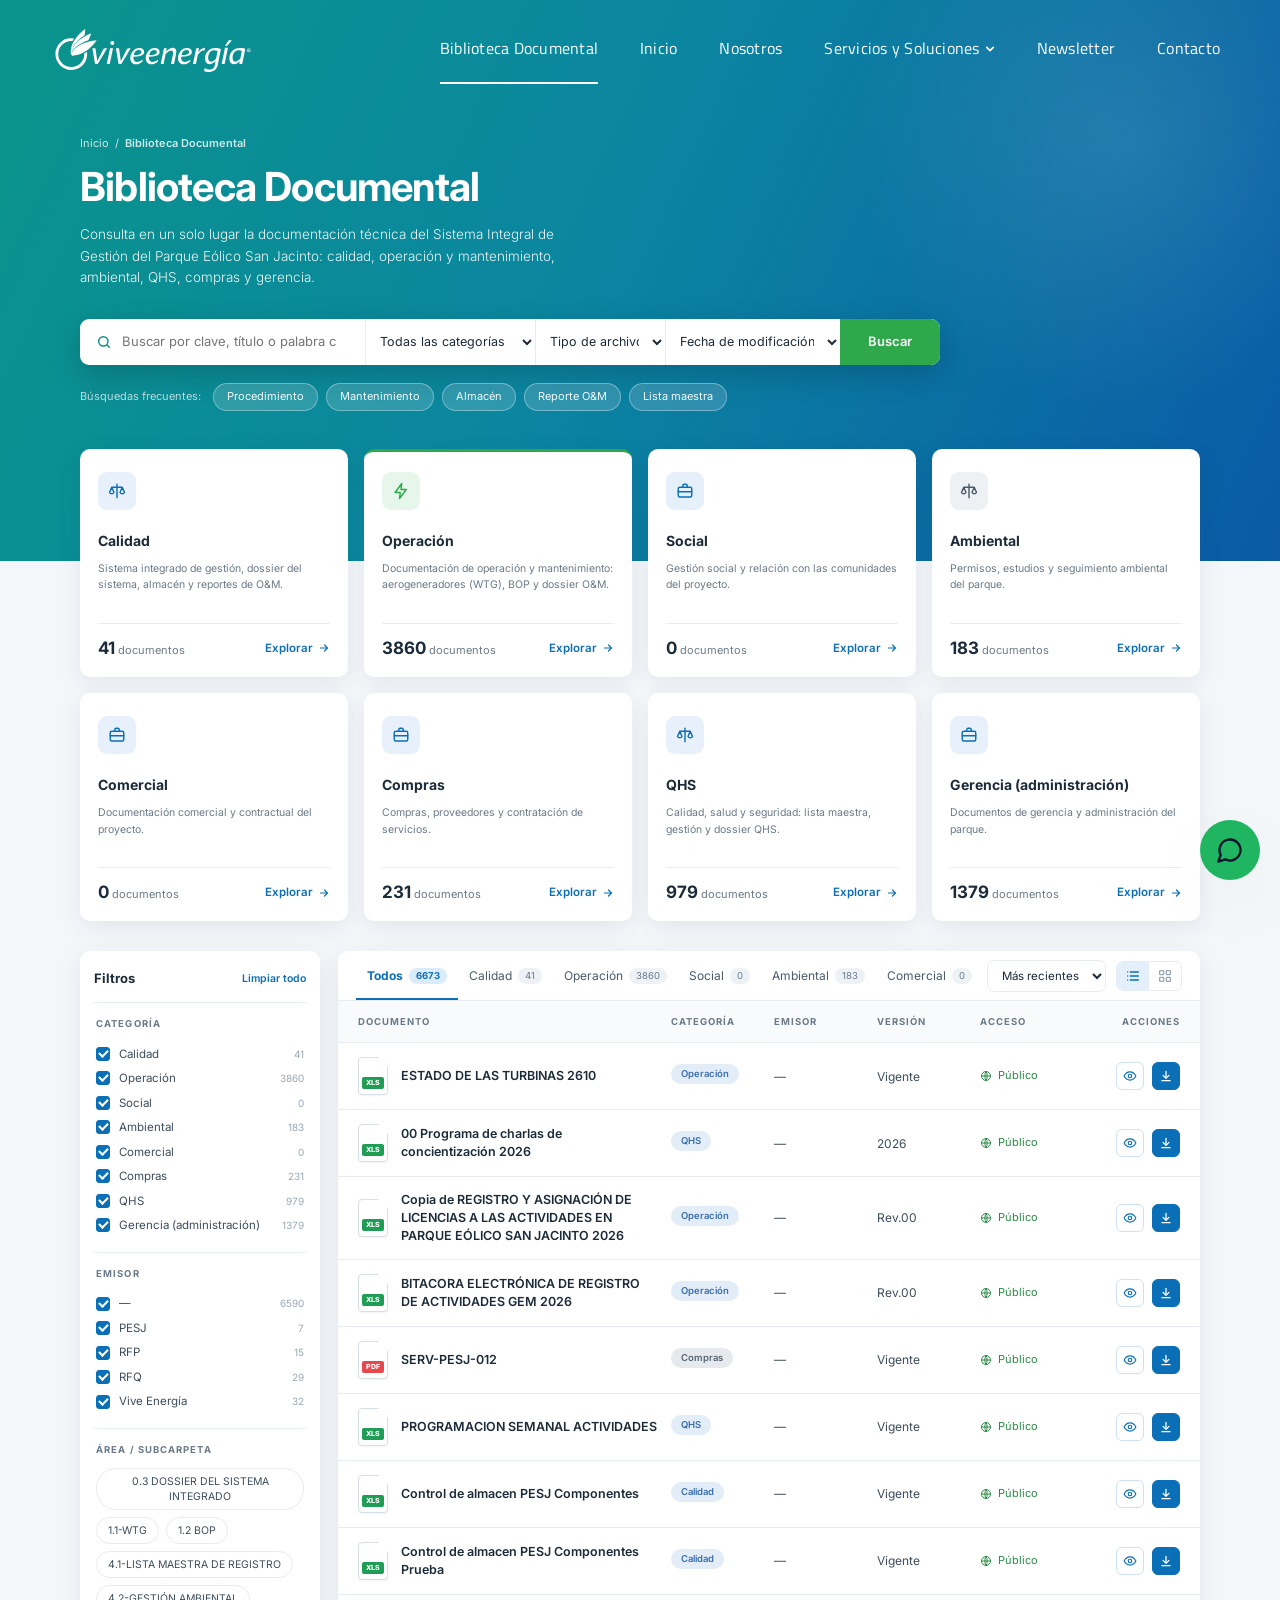
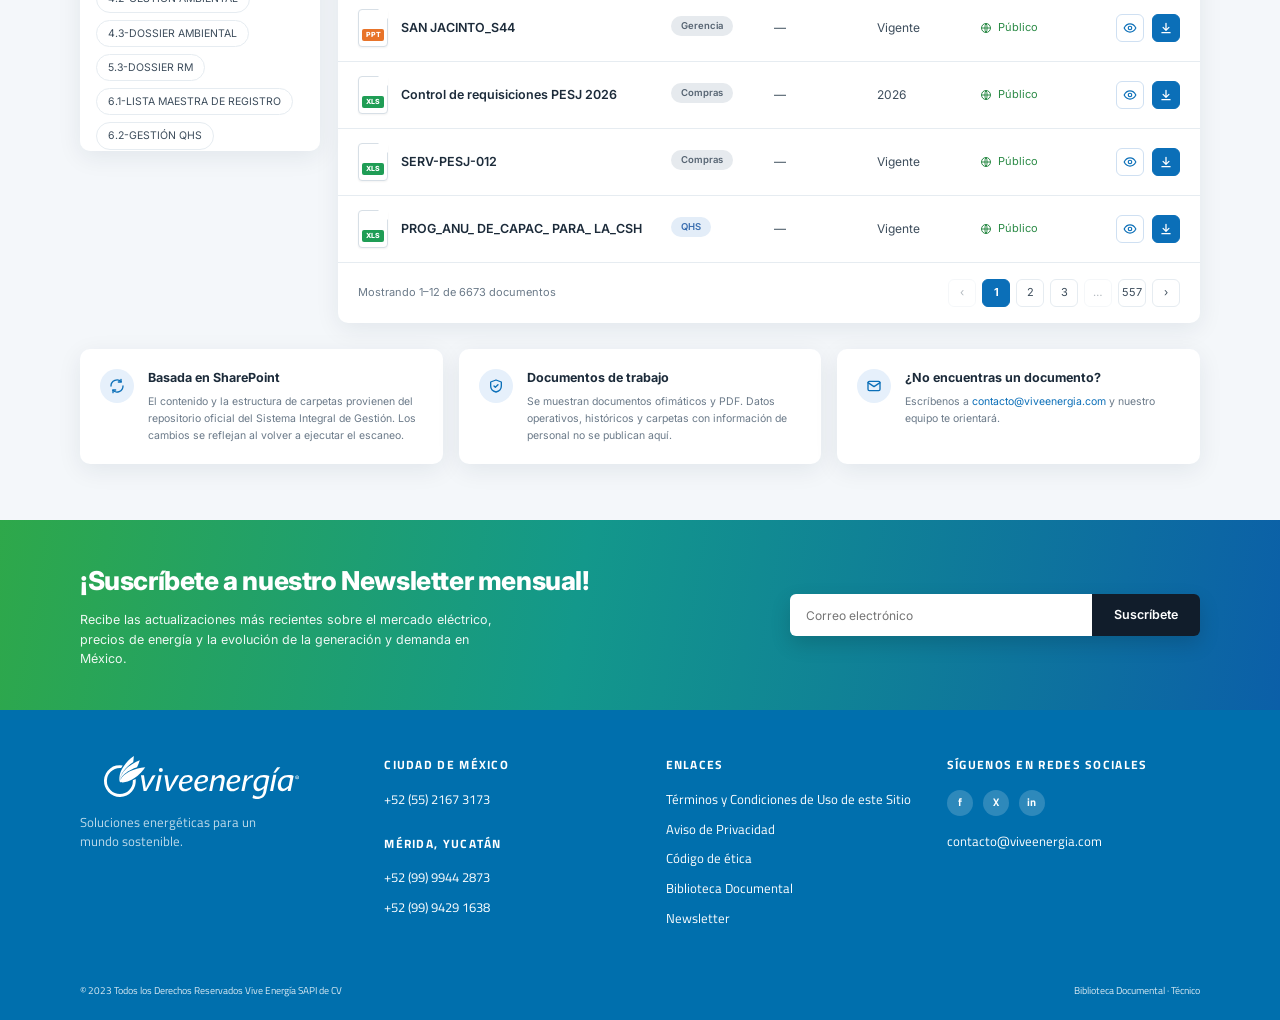
<file: Tecnico/index.html>
<!doctype html>
<html lang="es">
<head>
<meta charset="utf-8">
<meta name="viewport" content="width=device-width, initial-scale=1">
<title>Biblioteca Documental Técnica | Vive Energía</title>
<link rel="preconnect" href="https://fonts.googleapis.com">
<link href="https://fonts.googleapis.com/css2?family=Inter:wght@300;400;500;600;700;800&family=Montserrat:wght@500;600;700&family=Titillium+Web:wght@400;600;700&display=swap" rel="stylesheet">
<style>
:root{
  --teal:#0a8f8a; --blue:#0b6fb8; --navy:#0b3b73; --green:#2ea84a; --green-d:#23903d;
  --ink:#1c2b3a; --muted:#6b7a89; --line:#e6ecf1; --bg:#f4f7fa; --card:#fff;
  --pdf:#e5484d; --doc:#2b6fd6; --ppt:#e8742a; --xls:#1f9d55;
  --radius:10px; --shadow:0 6px 24px rgba(16,40,70,.08);
}
*{box-sizing:border-box;margin:0;padding:0}
html{scroll-behavior:smooth}
body{font-family:Inter,system-ui,Segoe UI,Arial,sans-serif;color:var(--ink);background:var(--bg);font-size:14px;line-height:1.45;-webkit-font-smoothing:antialiased}
a{color:inherit;text-decoration:none}
button{font:inherit;cursor:pointer;border:0;background:none;color:inherit}
input,select{font:inherit}
svg{display:block}
.wrap{max-width:1160px;margin:0 auto;padding:0 20px}

/* NAV – réplica del encabezado de viveenergia.com
   Arriba: transparente, 100 px, logo y texto blancos. Con scroll: 70 px, blanco al 90 %, logo a color, texto rgba(19,21,22,.75). */
:root{--hdr-font:'Titillium Web',Inter,system-ui,sans-serif;--site-blue:#006fad;--nav-ink:rgba(19,21,22,.75)}
.nav{position:fixed;top:0;left:0;right:0;z-index:100;height:100px;background:rgba(255,255,255,0);transition:background .3s,height .3s,box-shadow .3s}
/* Contenedor de 1248 px centrado (fila con 30 px de relleno); logo y menú a 24 px de los bordes, como en viveenergia.com */
.nav .wrap{width:100%;max-width:1308px;margin:0 auto;padding:0 30px;height:100%;display:flex;align-items:center;justify-content:space-between}
.logo{display:flex;align-items:center;position:relative;margin-left:24px}
.logo img{width:198px;height:43px;display:block;transition:opacity .3s}
.logo .c{position:absolute;left:0;top:0;opacity:0}
.nav ul{display:flex;list-style:none;font-family:var(--hdr-font);font-size:16px;font-weight:400;letter-spacing:.24px;height:100%}
.nav .wrap>ul>li{margin:0 15px;display:flex;align-items:stretch}
.nav .wrap>ul>li:last-child{margin-right:0}
.nav .wrap>ul{margin-right:24px}
.nav .wrap>ul>li>a{display:flex;align-items:center;gap:5px;padding:0 6px 2px;color:#fff;transition:color .3s;position:relative}
.nav .wrap>ul>li>a:after{content:"";position:absolute;left:6px;right:6px;bottom:16px;height:2px;background:currentColor;transform:scaleX(0);transition:transform .25s}
.nav .wrap>ul>li.on>a:after,.nav .wrap>ul>li>a:hover:after{transform:scaleX(1)}
.nav.scrolled{height:70px;background:rgba(255,255,255,.9)}
.nav.scrolled .logo .w{opacity:0}.nav.scrolled .logo .c{opacity:1}
.nav.scrolled .wrap>ul>li>a{color:var(--nav-ink)}
.nav.scrolled .wrap>ul>li.on>a,.nav.scrolled .wrap>ul>li>a:hover{color:rgb(20,22,23)}
.nav.scrolled .wrap>ul>li>a:after{background:var(--site-blue);bottom:14px}

/* Submenú (14 px, fondo #f9f9fb, ancho 200 px) */
.nav li{position:relative}
.nav li.has-sub>a svg{transition:.2s}
.nav .sub{display:none;position:absolute;left:0;top:100%;width:200px;background:#f9f9fb;border-radius:0 0 6px 6px;box-shadow:0 3px 10px rgba(19,21,22,.08);list-style:none;z-index:110;flex-direction:column;height:auto;font-size:14px;letter-spacing:0}
.nav .sub li{margin:0;display:block;border-bottom:1px solid rgba(19,21,22,.05)}
.nav .sub a{display:block;padding:12px 20px;color:rgb(33,35,38);line-height:1.4;transition:background .2s,color .2s}
.nav .sub a:hover{background:var(--site-blue);color:#fff}
.nav li.has-sub:hover>.sub,.nav li.has-sub:focus-within>.sub,.nav li.has-sub.open>.sub{display:flex}
.nav li.has-sub:hover>a svg,.nav li.has-sub.open>a svg{transform:rotate(180deg)}
.burger{display:none;width:40px;height:40px;border-radius:8px;align-items:center;justify-content:center;color:#fff;transition:color .3s}
.nav.scrolled .burger{color:rgb(20,22,23)}

/* HERO */
.hero{background:linear-gradient(115deg,#0a948b 0%,#0b86a0 45%,#0a5aa6 100%);color:#fff;padding:136px 0 150px;position:relative;overflow:hidden}
.hero:before{content:"";position:absolute;right:-120px;top:-140px;width:560px;height:560px;border-radius:50%;background:radial-gradient(circle,rgba(255,255,255,.1),rgba(255,255,255,0) 68%)}
.crumbs{font-size:11px;opacity:.8;margin-bottom:12px}
.crumbs b{font-weight:600;opacity:1}
.hero h1{font-size:40px;font-weight:700;letter-spacing:-.8px;line-height:1.15}
.hero p.lead{max-width:480px;margin-top:14px;font-size:13.5px;line-height:1.6;opacity:.92;font-weight:300}
.search{margin-top:30px;max-width:860px;display:flex;background:#fff;border-radius:9px;overflow:hidden;box-shadow:0 10px 30px rgba(0,0,0,.18);height:46px}
.search .in{flex:1;display:flex;align-items:center;gap:10px;padding:0 16px;color:var(--teal);min-width:0}
.search input{border:0;outline:0;flex:1;min-width:0;color:var(--ink);font-size:13px}
.search select{border:0;border-left:1px solid var(--line);outline:0;background:#fff;color:var(--ink);padding:0 10px;font-size:12.5px;max-width:170px;cursor:pointer}
.search select#extSel{max-width:130px}.search select#dateSel{max-width:175px}
.search button{background:var(--green);color:#fff;font-weight:600;padding:0 28px;font-size:13px}
.search button:hover{background:var(--green-d)}
.freq{display:flex;flex-wrap:wrap;gap:8px;align-items:center;margin-top:18px;font-size:11px;opacity:.95}
.freq span.l{opacity:.75;margin-right:4px}
.freq button{background:rgba(255,255,255,.16);border:1px solid rgba(255,255,255,.35);color:#fff;border-radius:20px;padding:5px 13px;font-size:11px}
.freq button:hover{background:rgba(255,255,255,.28)}

/* CATEGORY CARDS */
.cats{display:grid;grid-template-columns:repeat(4,1fr);gap:16px;margin-top:-112px;position:relative;z-index:2}
.cat{background:#fff;border-radius:var(--radius);padding:20px 18px 16px;box-shadow:var(--shadow);border-top:3px solid transparent;display:flex;flex-direction:column;cursor:pointer;transition:.2s}
.cat:hover{transform:translateY(-3px);box-shadow:0 12px 32px rgba(16,40,70,.14)}
.cat:nth-child(2){border-top-color:var(--green)}
.cat .ic{width:38px;height:38px;border-radius:9px;background:#e8f1fb;color:var(--blue);display:grid;place-items:center;margin-bottom:22px}
.cat:nth-child(2) .ic{background:#e6f6ea;color:var(--green)}
.cat:nth-child(3) .ic{background:#e6f0fb;color:var(--blue)}
.cat:nth-child(4) .ic{background:#eef1f4;color:#4b5b6b}
.cat h3{font-size:14px;font-weight:700;line-height:1.25}
.cat p{font-size:10.5px;color:var(--muted);line-height:1.55;margin:12px 0 14px;flex:1;min-height:48px}
.cat .ft{display:flex;justify-content:space-between;align-items:center;border-top:1px solid var(--line);padding-top:12px;font-size:11px;color:var(--muted)}
.cat .ft b{font-size:17px;color:var(--ink);font-weight:700;margin-right:3px}
.cat .ft a{color:var(--blue);font-weight:600;display:flex;align-items:center;gap:5px;font-size:11.5px}

/* MAIN LAYOUT */
.main{display:grid;grid-template-columns:240px 1fr;gap:18px;margin-top:30px;align-items:start}
.side{background:#fff;border-radius:var(--radius);box-shadow:var(--shadow);padding:18px 14px;position:sticky;top:86px;max-height:calc(100vh - 100px);overflow:auto}
.side .hd{display:flex;justify-content:space-between;align-items:center;margin-bottom:14px}
.side .hd b{font-size:13px}
.side .hd button{color:var(--blue);font-size:10.5px;font-weight:600}
.fg{padding:14px 2px 6px;border-top:1px solid var(--line);margin-top:8px}
.fg:first-of-type{border:0;margin:0;padding-top:4px}
.fg h4{font-size:9.5px;letter-spacing:1.1px;color:#6b7a89;font-weight:700;margin-bottom:11px;text-transform:uppercase}
.chk{display:flex;align-items:center;gap:9px;padding:5px 0;font-size:11.5px;color:#3d4d5c;cursor:pointer}
.chk input{display:none}
.chk i{width:14px;height:14px;border-radius:3px;border:1.5px solid #c5d0da;flex:none;display:grid;place-items:center;transition:.15s}
.chk input:checked+i{background:var(--blue);border-color:var(--blue)}
.chk input:checked+i:after{content:"";width:7px;height:4px;border:2px solid #fff;border-top:0;border-right:0;transform:rotate(-45deg) translate(1px,-1px)}
.chk span{flex:1;line-height:1.25}
.chk em{font-style:normal;font-size:10px;color:#9aa8b5}
.chips{display:flex;flex-wrap:wrap;gap:7px}
.chip{border:1px solid var(--line);border-radius:20px;padding:5px 11px;font-size:10.5px;color:#3d4d5c;background:#fff}
.chip:hover{border-color:var(--blue)}
.chip.on{background:#e3f6e9;border-color:#9fdcb0;color:#14803a;font-weight:600}
.login{background:linear-gradient(135deg,#0a8f8a,#0b6fb8);color:#fff;border-radius:10px;padding:16px 14px;margin-top:18px}
.login h5{font-size:12.5px;display:flex;gap:7px;align-items:flex-start;line-height:1.25}
.login p{font-size:10px;opacity:.88;margin:9px 0 13px;line-height:1.5}
.login button{background:#fff;color:var(--blue);font-size:11px;font-weight:700;padding:7px 15px;border-radius:6px}

.panel{scroll-margin-top:90px;background:#fff;border-radius:var(--radius);box-shadow:var(--shadow);overflow:hidden}
.tabs{display:flex;align-items:center;gap:4px;padding:0 18px;border-bottom:1px solid var(--line)}
.tabs .scroll{display:flex;flex:1;overflow-x:auto;scrollbar-width:none}
.tabs .scroll::-webkit-scrollbar{display:none}
.tab{padding:16px 11px 14px;font-size:12px;color:#4b5b6b;white-space:nowrap;border-bottom:2px solid transparent;display:flex;align-items:center;gap:6px}
.tab em{font-style:normal;font-size:9.5px;background:#eef2f6;border-radius:10px;padding:1px 7px;color:#6b7a89}
.tab.on{color:var(--blue);font-weight:700;border-color:var(--blue)}
.tab.on em{background:#dcebfa;color:var(--blue)}
.tools{display:flex;align-items:center;gap:10px;padding-left:10px}
.tools select{border:1px solid var(--line);border-radius:7px;padding:7px 10px;font-size:11.5px;background:#fff;color:var(--ink);outline:0}
.vt{display:flex;border:1px solid var(--line);border-radius:7px;overflow:hidden}
.vt button{padding:6px 8px;color:#9aa8b5}
.vt button.on{background:#e3f0fb;color:var(--blue)}
.filterbtn{display:none}

.thead,.row{display:grid;grid-template-columns:minmax(0,3.3fr) 1fr 1fr 1fr 1.1fr 88px;gap:12px;align-items:center;padding:0 20px}
.thead{height:42px;font-size:9.5px;letter-spacing:1px;font-weight:700;color:#6b7a89;background:#f8fafc;border-bottom:1px solid var(--line);text-transform:uppercase}
.row{padding:14px 20px;border-bottom:1px solid var(--line);font-size:12px;color:#3d4d5c;transition:.15s}
.row:hover{background:#f6fbfa}
.doc{display:flex;gap:13px;align-items:center;min-width:0}
.ftype{width:30px;height:38px;flex:none;border-radius:4px;background:#fff;border:1px solid #d7dfe6;position:relative;box-shadow:0 1px 2px rgba(0,0,0,.05)}
.ftype:before{content:"";position:absolute;top:-1px;right:-1px;border:5px solid transparent;border-top-color:#fff;border-right-color:#fff}
.ftype:after{content:attr(data-t);position:absolute;left:3px;right:3px;bottom:5px;font-size:7px;font-weight:800;color:#fff;text-align:center;border-radius:2px;padding:1px 0;background:var(--c,#8896a3)}
.ftype.pdf{--c:var(--pdf)}.ftype.doc{--c:var(--doc)}.ftype.ppt{--c:var(--ppt)}.ftype.xls{--c:var(--xls)}
.dt{min-width:0}
.dt small{display:block;font-size:9.5px;font-weight:700;color:var(--blue);letter-spacing:.3px;text-transform:uppercase;margin-bottom:2px;word-break:break-word}
.dt strong{font-weight:600;font-size:12.5px;color:var(--ink);line-height:1.35;word-break:break-word}
.badge{display:inline-block;font-size:9.5px;font-weight:600;padding:3px 10px;border-radius:12px;background:#e3edf8;color:#3b6fb0;max-width:100%;overflow:hidden;text-overflow:ellipsis;white-space:nowrap}
.badge.g{background:#e3f4e7;color:#2b8a46}
.badge.n{background:#e6eaee;color:#566472}
.acc{display:flex;align-items:center;gap:6px;font-size:11px;color:#2b8a46}
.acc.int{color:#c27a14}
.acts{display:flex;gap:8px;justify-content:flex-end}
.ib{width:28px;height:28px;border-radius:6px;display:grid;place-items:center;border:1px solid #cfe0f2;color:var(--blue);background:#fff}
.ib:hover{background:#e8f2fc}
.ib.p{background:var(--blue);border-color:var(--blue);color:#fff}
.ib.p:hover{background:#095a97}
.lab{display:none}

.grid{display:grid;grid-template-columns:repeat(3,1fr);gap:14px;padding:18px}
.gc{border:1px solid var(--line);border-radius:10px;padding:14px;display:flex;flex-direction:column;gap:12px;background:#fff}
.gc:hover{box-shadow:var(--shadow)}
.gc .meta{display:flex;flex-wrap:wrap;gap:6px;align-items:center;font-size:10.5px;color:var(--muted)}
.gc .acts{margin-top:auto}

.foot{display:flex;justify-content:space-between;align-items:center;padding:16px 20px;font-size:11px;color:var(--muted)}
.pg{display:flex;gap:6px}
.pg button{min-width:28px;height:28px;border-radius:6px;border:1px solid var(--line);font-size:11px;color:#3d4d5c;background:#fff}
.pg button.on{background:var(--blue);border-color:var(--blue);color:#fff;font-weight:700}
.pg button:disabled{opacity:.4;cursor:default}
.empty{padding:60px 20px;text-align:center;color:var(--muted)}
.empty b{display:block;color:var(--ink);font-size:15px;margin-bottom:6px}
.state{padding:70px 20px;text-align:center;color:var(--muted)}
.spin{width:30px;height:30px;border:3px solid #dbe6ef;border-top-color:var(--blue);border-radius:50%;margin:0 auto 14px;animation:sp .8s linear infinite}
@keyframes sp{to{transform:rotate(360deg)}}

.info{display:grid;grid-template-columns:repeat(3,1fr);gap:16px;margin:26px 0 56px}
.ic3{background:#fff;border-radius:var(--radius);box-shadow:var(--shadow);padding:20px;display:flex;gap:14px}
.ic3 .i{width:34px;height:34px;border-radius:50%;background:#e6f0fb;color:var(--blue);display:grid;place-items:center;flex:none}
.ic3 b{font-size:12.5px;display:block;margin-bottom:7px}
.ic3 p{font-size:10.5px;color:var(--muted);line-height:1.6}
.ic3 a{color:var(--blue)}

.news{background:linear-gradient(100deg,#2ea84a 0%,#13988b 45%,#0b5fa8 100%);color:#fff;padding:42px 0}
.news .wrap{display:flex;justify-content:space-between;align-items:center;gap:30px}
.news h2{font-size:26px;font-weight:800;letter-spacing:-.4px}
.news p{font-size:12.5px;opacity:.92;margin-top:10px;max-width:420px;line-height:1.55}
.news form{display:flex;width:100%;max-width:410px;border-radius:6px;overflow:hidden;box-shadow:0 8px 20px rgba(0,0,0,.15)}
.news input{flex:1;border:0;outline:0;padding:0 16px;height:42px;font-size:12px;min-width:0}
.news button{background:#111d2b;color:#fff;font-weight:600;padding:0 22px;font-size:12.5px}

footer{background:#006fad;color:#fff;font-family:'Titillium Web',Inter,system-ui,sans-serif;padding:46px 0 22px;font-size:13px}
.fgrid{display:grid;grid-template-columns:1.2fr 1.1fr 1.1fr 1.1fr;gap:28px}
footer h6{color:#fff;font-size:12px;letter-spacing:1.3px;margin-bottom:16px;text-transform:uppercase}
footer ul{list-style:none;display:grid;gap:11px}
footer a:hover{color:#fff}
footer .logo{margin-bottom:14px}footer .logo img{width:auto;height:43px}
.soc{display:flex;gap:10px;margin-bottom:16px}
.soc a{width:26px;height:26px;border-radius:50%;background:rgba(255,255,255,.18);display:grid;place-items:center;font-size:11px;font-weight:700;color:#fff}.soc a:hover{background:rgba(255,255,255,.32)}
.copy{display:flex;justify-content:space-between;gap:12px;margin-top:50px;padding-top:6px;font-size:10px;opacity:.85;flex-wrap:wrap}

.toast{position:fixed;left:50%;bottom:24px;transform:translate(-50%,80px);background:#10243b;color:#fff;padding:11px 18px;border-radius:8px;font-size:12px;z-index:200;transition:.3s;opacity:0;max-width:90vw}
.toast.on{transform:translate(-50%,0);opacity:1}
.scrim{display:none}

/* ---------- TABLET ---------- */
@media(max-width:1020px){
  .burger{display:flex}
  .logo{margin-left:0}
  .nav .wrap>ul{margin-right:0}
  .nav.open{background:rgba(255,255,255,.97)}
  .nav.open .logo .w{opacity:0}.nav.open .logo .c{opacity:1}
  .nav.open .burger{color:rgb(20,22,23)}
  .nav .wrap>ul{display:none;position:absolute;left:0;right:0;top:100%;background:rgba(255,255,255,.97);flex-direction:column;height:auto;padding:4px 30px 14px;box-shadow:0 12px 20px rgba(0,0,0,.08)}
  .nav .wrap>ul.open{display:flex}
  .nav .wrap>ul>li,.nav .wrap>ul>li:last-child{margin:0;display:block;border-bottom:1px solid rgba(19,21,22,.08)}
  .nav .wrap>ul>li>a,.nav.scrolled .wrap>ul>li>a{padding:14px 0;color:var(--nav-ink)}
  .nav .wrap>ul>li.on>a{color:var(--site-blue)}
  .nav .wrap>ul>li>a:after{display:none}
  .nav li.has-sub>a{display:flex;justify-content:space-between}
  .nav .sub{position:static;width:auto;box-shadow:none;border-radius:0;background:#f9f9fb;margin:0 -30px;padding:0 30px}
  .nav li.has-sub:hover>.sub,.nav li.has-sub:focus-within>.sub{display:none}
  .nav li.has-sub.open>.sub{display:flex}
  .cats{grid-template-columns:repeat(2,1fr)}
  .main{grid-template-columns:1fr}
  .filterbtn{display:flex;align-items:center;gap:6px;border:1px solid var(--line);border-radius:7px;padding:7px 11px;font-size:11.5px;color:var(--ink);font-weight:600}
  .side{position:fixed;left:0;top:0;bottom:0;width:min(86vw,320px);max-height:none;z-index:120;border-radius:0 14px 14px 0;transform:translateX(-105%);transition:.28s}
  .side.open{transform:none}
  .scrim.on{display:block;position:fixed;inset:0;background:rgba(10,25,45,.5);z-index:110}
  .grid{grid-template-columns:repeat(2,1fr)}
  .fgrid{grid-template-columns:1fr 1fr}
  .info{grid-template-columns:1fr}
}
/* ---------- MOBILE ---------- */
@media(max-width:760px){
  .wrap{padding:0 16px}
  .nav .wrap{padding:0 16px}
  .nav .wrap>ul{padding:4px 16px 14px}
  .nav .sub{margin:0 -16px;padding:0 16px}
  .logo img{width:165px;height:auto}
  .hero{padding:126px 0 120px}
  .hero h1{font-size:29px}
  .hero p.lead{font-size:12.5px}
  .search{flex-wrap:wrap;height:auto;border-radius:10px}
  .search .in{flex:1 1 100%;height:46px}
  .search select{flex:1;height:42px;border-left:0;border-top:1px solid var(--line);max-width:none}
  .search button{height:42px;padding:0 24px}
  .freq{flex-wrap:nowrap;overflow-x:auto;margin-right:-16px;padding-right:16px;scrollbar-width:none}
  .freq::-webkit-scrollbar{display:none}
  .freq button,.freq span.l{flex:none;white-space:nowrap}
  .cats{display:flex;overflow-x:auto;gap:12px;margin:-88px -16px 0;padding:4px 16px 14px;scroll-snap-type:x mandatory;scroll-padding:0 16px;scrollbar-width:none}
  .cats::-webkit-scrollbar{display:none}
  .cat{flex:0 0 74%;scroll-snap-align:start;padding:16px 15px 14px}
  .cat .ic{margin-bottom:14px}
  .main{margin-top:14px}
  .panel{border-radius:12px}
  .tabs{padding:0 6px 0 10px;flex-wrap:wrap}
  .tabs .scroll{flex:1 1 100%;order:2}
  .tools{order:1;flex:1 1 100%;padding:12px 4px 4px;justify-content:space-between}
  .tools select{flex:1}
  .thead{display:none}
  .row{grid-template-columns:1fr auto;gap:10px 12px;padding:14px 14px;align-items:start}
  .row .doc{grid-column:1/-1}
  .row .c-cat,.row .c-emi,.row .c-ver,.row .c-acc{display:flex;align-items:center;gap:6px}
  .row .c-cat{grid-column:1}
  .row .acts{grid-column:2;grid-row:2;align-self:center}
  .row .c-emi,.row .c-ver{grid-column:1/-1;display:inline-flex}
  .row .meta-line{grid-column:1;display:flex;flex-wrap:wrap;gap:6px 12px;font-size:10.5px;color:var(--muted);align-items:center}
  .row .desk{display:none}
  .grid{grid-template-columns:1fr;padding:12px}
  .foot{flex-direction:column;gap:12px}
  .info{margin:18px 0 40px}
  .news .wrap{flex-direction:column;align-items:stretch}
  .news h2{font-size:21px}
  .fgrid{grid-template-columns:1fr}
  .copy{margin-top:30px}
}
@media(min-width:761px){.row .mob{display:none}}
</style>
</head>
<body>

<header class="nav">
  <div class="wrap">
    <a class="logo" href="https://viveenergia.com/" aria-label="Vive Energía – ir al sitio principal"><img class="w" src="[data-uri]" alt="Vive Energía" width="198" height="43"><img class="c" src="[data-uri]" alt="" width="199" height="43"></a>
    <ul id="menu">
      <li class="on"><a href="#" aria-current="page">Biblioteca Documental</a></li><li><a href="https://viveenergia.com/">Inicio</a></li><li><a href="https://viveenergia.com/nosotros/">Nosotros</a></li>
      <li class="has-sub"><a href="#" id="subToggle" aria-haspopup="true" aria-expanded="false">Servicios y Soluciones <svg width="10" height="10" viewBox="0 0 12 12" fill="none" stroke="currentColor" stroke-width="2" stroke-linecap="round" stroke-linejoin="round"><path d="m2 4 4 4 4-4"/></svg></a><ul class="sub"><li><a href="https://viveenergia.com/soluciones-y-herramientas/dsa/">Desarrollo de Activos Energéticos</a></li><li><a href="https://viveenergia.com/soluciones-y-herramientas/cadcon/">Administración de la Construcción</a></li><li><a href="https://viveenergia.com/soluciones-y-herramientas/somsa/">Administración, Operación y Mantenimiento de Activos Energéticos</a></li><li><a href="https://viveenergia.com/soluciones-y-herramientas/eleia-mexico-suministro-calificado-de-energia/">Suministro Calificado de Energía</a></li><li><a href="https://viveenergia.com/soluciones-y-herramientas/vive-energia-solar/">Generación Solar en Sitio</a></li><li><a href="https://viveenergia.com/soluciones-y-herramientas/trackio/">Trackio: Monitoreo y Consumo</a></li><li><a href="https://viveenergia.com/soluciones-y-herramientas/atributos-ambientales-irecs-y-cels/">Huella de Carbono y/o Certificados de Energía Limpia</a></li><li><a href="https://viveenergia.com/soluciones-y-herramientas/vive-energia-proyectos-sustentables/">Proyectos Sustentables</a></li></ul></li>
      <li><a href="https://viveenergia.com/newsletter/">Newsletter</a></li><li><a href="https://viveenergia.com/contacto/">Contacto</a></li>
    </ul>
    <button class="burger" id="burger" aria-label="Menú"><svg width="22" height="22" viewBox="0 0 24 24" fill="none" stroke="currentColor" stroke-width="2" stroke-linecap="round"><path d="M4 7h16M4 12h16M4 17h16"/></svg></button>
  </div>
</header>

<section class="hero">
  <div class="wrap">
    <div class="crumbs">Inicio &nbsp;/&nbsp; <b>Biblioteca Documental</b></div>
    <h1>Biblioteca Documental</h1>
    <p class="lead">Consulta en un solo lugar la documentación técnica del Sistema Integral de Gestión del Parque Eólico San Jacinto: calidad, operación y mantenimiento, ambiental, QHS, compras y gerencia.</p>
    <form class="search" id="searchForm" autocomplete="off">
      <label class="in"><svg width="16" height="16" viewBox="0 0 24 24" fill="none" stroke="currentColor" stroke-width="2.2" stroke-linecap="round"><circle cx="11" cy="11" r="7"/><path d="m20 20-3.5-3.5"/></svg>
        <input id="q" type="search" placeholder="Buscar por clave, título o palabra clave"></label>
      <select id="catSel" aria-label="Categoría"><option value="">Todas las categorías</option></select>
      <select id="extSel" aria-label="Tipo de archivo">
        <option value="">Tipo de archivo</option><option value="pdf">PDF</option><option value="word">Word</option><option value="excel">Excel</option><option value="ppt">PowerPoint</option>
      </select>
      <select id="dateSel" aria-label="Fecha de modificación">
        <option value="">Fecha de modificación</option><option value="recent">Más recientes primero</option><option value="old">Más antiguos primero</option><option value="30">Últimos 30 días</option><option value="365">Último año</option>
      </select>
      <button type="submit">Buscar</button>
    </form>
    <div class="freq" id="freq"></div>
  </div>
</section>

<div class="wrap">
  <section class="cats" id="cats"></section>

  <div class="main">
    <aside class="side" id="side" aria-label="Filtros"></aside>
    <div class="scrim" id="scrim"></div>

    <section class="panel">
      <div class="tabs">
        <div class="scroll" id="tabs"></div>
        <div class="tools">
          <button class="filterbtn" id="fbtn"><svg width="14" height="14" viewBox="0 0 24 24" fill="none" stroke="currentColor" stroke-width="2.2" stroke-linecap="round"><path d="M4 6h16M7 12h10M10 18h4"/></svg>Filtros <span id="fcount"></span></button>
          <select id="sort" aria-label="Ordenar">
            <option value="recent">Más recientes</option><option value="old">Más antiguos</option><option value="name">Nombre A–Z</option><option value="cat">Categoría</option>
          </select>
          <div class="vt">
            <button id="vList" class="on" aria-label="Lista"><svg width="16" height="16" viewBox="0 0 24 24" fill="none" stroke="currentColor" stroke-width="2" stroke-linecap="round"><path d="M8 6h12M8 12h12M8 18h12M4 6h.01M4 12h.01M4 18h.01"/></svg></button>
            <button id="vGrid" aria-label="Cuadrícula"><svg width="16" height="16" viewBox="0 0 24 24" fill="none" stroke="currentColor" stroke-width="2"><rect x="4" y="4" width="6" height="6" rx="1"/><rect x="14" y="4" width="6" height="6" rx="1"/><rect x="4" y="14" width="6" height="6" rx="1"/><rect x="14" y="14" width="6" height="6" rx="1"/></svg></button>
          </div>
        </div>
      </div>
      <div id="list"></div>
      <div class="foot"><span id="count"></span><div class="pg" id="pg"></div></div>
    </section>
  </div>

  <section class="info">
    <div class="ic3"><div class="i"><svg width="16" height="16" viewBox="0 0 24 24" fill="none" stroke="currentColor" stroke-width="2" stroke-linecap="round" stroke-linejoin="round"><path d="M21 12a9 9 0 0 1-15.5 6.2M3 12a9 9 0 0 1 15.5-6.2"/><path d="M18 2v4h-4M6 22v-4h4"/></svg></div><div><b>Basada en SharePoint</b><p>El contenido y la estructura de carpetas provienen del repositorio oficial del Sistema Integral de Gestión. Los cambios se reflejan al volver a ejecutar el escaneo.</p></div></div>
    <div class="ic3"><div class="i"><svg width="16" height="16" viewBox="0 0 24 24" fill="none" stroke="currentColor" stroke-width="2" stroke-linecap="round" stroke-linejoin="round"><path d="M12 3 4 6v6c0 5 3.4 8 8 9 4.6-1 8-4 8-9V6z"/><path d="m9 12 2 2 4-4"/></svg></div><div><b>Documentos de trabajo</b><p>Se muestran documentos ofimáticos y PDF. Datos operativos, históricos y carpetas con información de personal no se publican aquí.</p></div></div>
    <div class="ic3"><div class="i"><svg width="16" height="16" viewBox="0 0 24 24" fill="none" stroke="currentColor" stroke-width="2" stroke-linecap="round" stroke-linejoin="round"><rect x="3" y="5" width="18" height="14" rx="2"/><path d="m3 7 9 6 9-6"/></svg></div><div><b>¿No encuentras un documento?</b><p>Escríbenos a <a href="mailto:contacto@viveenergia.com">contacto@viveenergia.com</a> y nuestro equipo te orientará.</p></div></div>
  </section>
</div>

<section class="news">
  <div class="wrap">
    <div><h2>¡Suscríbete a nuestro Newsletter mensual!</h2><p>Recibe las actualizaciones más recientes sobre el mercado eléctrico, precios de energía y la evolución de la generación y demanda en México.</p></div>
    <form onsubmit="event.preventDefault();toast('Gracias por suscribirte (demostración).')"><input type="email" placeholder="Correo electrónico" required aria-label="Correo electrónico"><button>Suscríbete</button></form>
  </div>
</section>

<footer>
  <div class="wrap">
    <div class="fgrid">
      <div><a class="logo" href="https://viveenergia.com/" aria-label="Vive Energía – ir al sitio principal"><img src="[data-uri]" alt="Vive Energía" width="199" height="44"></a><div style="opacity:.75;max-width:180px">Soluciones energéticas para un mundo sostenible.</div></div>
      <div><h6>Ciudad de México</h6><ul><li>+52 (55) 2167 3173</li></ul><h6 style="margin-top:26px">Mérida, Yucatán</h6><ul><li>+52 (99) 9944 2873</li><li>+52 (99) 9429 1638</li></ul></div>
      <div><h6>Enlaces</h6><ul><li><a href="https://viveenergia.com/terminos-y-condiciones-de-uso-de-este-sitio/">Términos y Condiciones de Uso de este Sitio</a></li><li><a href="https://viveenergia.com/aviso-de-privacidad/">Aviso de Privacidad</a></li><li><a href="https://viveenergia.com/codigo-de-etica/">Código de ética</a></li><li><a href="#">Biblioteca Documental</a></li><li><a href="https://viveenergia.com/newsletter/">Newsletter</a></li></ul></div>
      <div><h6>Síguenos en redes sociales</h6><div class="soc"><a href="https://www.facebook.com/ViveEnergiaSAPI/?locale=es_LA" target="_blank" rel="noopener" aria-label="Facebook">f</a><a href="https://twitter.com/Vive_Energia" target="_blank" rel="noopener" aria-label="X (Twitter)">X</a><a href="https://www.linkedin.com/company/vive-energ-a/mycompany/" target="_blank" rel="noopener" aria-label="LinkedIn">in</a></div><div><a href="mailto:contacto@viveenergia.com">contacto@viveenergia.com</a></div></div>
    </div>
    <div class="copy"><span>© 2023 Todos los Derechos Reservados Vive Energía SAPI de CV</span><span>Biblioteca Documental · Técnico</span></div>
  </div>
</footer>
<div class="toast" id="toast"></div>

<script>
/* =====================================================================
   CONFIGURACIÓN
   source: 'sample' → datos de ejemplo (por defecto)
           'json'   → lee un archivo JSON generado por Power Automate
           'graph'  → lee la carpeta de SharePoint en vivo (Microsoft Graph)
   ===================================================================== */
const CONFIG = {
  source: 'json',
  rootUrl: 'https://viveenergia1-my.sharepoint.com/:f:/g/personal/mj_fitz_viveenergia_com/IgBYXWX-3aDORY3IP-DUO4JcAUC57bb6Zv3ltxou6pCIGM4?e=r7RdQD',
  jsonUrl: 'biblioteca.json',      // lo genera scripts/escanear.py en GitHub Actions (ver LEEME.md)
  rootFolderName: '',            // nombre de la carpeta raíz en SharePoint; se descarta todo lo anterior en la ruta
  graph: { clientId: '', authority: 'https://login.microsoftonline.com/organizations' },
  // Una carpeta cuyo nombre coincida con alguno de estos patrones marca a sus documentos como "Colaboradores".
  internalMarkers: [/colaborador/i, /interno/i, /confidencial/i],
  frequentSearches: ['Procedimiento', 'Mantenimiento', 'Almacén', 'Reporte O&M', 'Lista maestra'],
  pageSize: 12
};

/* =====================================================================
   CAPA DE DATOS
   Todas las fuentes se normalizan a una lista plana:
   [{ path:'Categoría/Subcarpeta/archivo.pdf', modified:'ISO', size:bytes, webUrl, downloadUrl }]
   La estructura de la biblioteca (categorías, áreas, acceso) se deduce de "path".
   ===================================================================== */
// Estructura real de la carpeta compartida "BIBLIOTECA DOCUMENTAL" (revisada el 2026-10-20): 3 carpetas, aún sin archivos.
const SAMPLE = {
  folders: ['NOM','REGLAMENTOS','PROCEDIMIENTOS'],
  files: []   // cuando se suban archivos: {path:'NOM/NOM-029-STPS-2011 - Título.pdf', modified:'ISO', size:bytes, webUrl, downloadUrl}
};

const b64url = s => btoa(unescape(encodeURIComponent(s))).replace(/\+/g,'-').replace(/\//g,'_').replace(/=+$/,'');
const loadScript = src => new Promise((ok,ko)=>{const s=document.createElement('script');s.src=src;s.onload=ok;s.onerror=ko;document.head.appendChild(s)});

async function loadFiles(){
  if(CONFIG.source==='sample'){ await new Promise(r=>setTimeout(r,350)); return SAMPLE; }
  if(CONFIG.source==='json'){
    const u=CONFIG.jsonUrl, r = await fetch(u+(u.includes('?')?'&':'?')+'t='+Date.now()); if(!r.ok) throw new Error('No se pudo leer la fuente de datos ('+r.status+')');
    const j = await r.json(), list=Array.isArray(j)?j:(j.files||j.value||j.body||[]);
    return {folders:j.folders||[], files:normalizeFlat(list), raw:list};
  }
  if(CONFIG.source==='graph') return loadFromGraph();
  throw new Error('Fuente desconocida: '+CONFIG.source);
}

/* Acepta nombres de campo de Power Automate y descarta carpetas y la parte de la ruta anterior a la carpeta raíz */
function normalizeFlat(list){
  const root=CONFIG.rootFolderName&&CONFIG.rootFolderName.toLowerCase();
  return list.filter(f=>!(f.IsFolder||f.isFolder)).map(f=>{
    let p=String(f.path||f.Path||f.FullPath||'').replace(/\\/g,'/').replace(/^\/+/,'');
    if(root){const segs=p.split('/'),i=segs.findIndex(s=>s.toLowerCase()===root);if(i>=0)p=segs.slice(i+1).join('/');}
    const web=f.webUrl||f.Link||'#';
    return {path:p,modified:f.modified||f.Modified,size:f.size||f.Size,webUrl:web,downloadUrl:f.downloadUrl||(web!=='#'?web+(web.includes('?')?'&':'?')+'download=1':'#')};
  }).filter(f=>f.path.includes('/'));
}

/* Microsoft Graph: requiere registrar una app en Azure AD (SPA, permiso delegado Files.Read.All) */
async function loadFromGraph(){
  await loadScript('https://alcdn.msauth.net/browser/2.38.3/js/msal-browser.min.js');
  const app = new msal.PublicClientApplication({auth:{clientId:CONFIG.graph.clientId,authority:CONFIG.graph.authority,redirectUri:location.href.split('#')[0].split('?')[0]},cache:{cacheLocation:'sessionStorage'}});
  await app.initialize();
  const scopes=['Files.Read.All'];
  let acc=app.getAllAccounts()[0]; if(!acc) acc=(await app.loginPopup({scopes})).account;
  const {accessToken}=await app.acquireTokenSilent({scopes,account:acc}).catch(()=>app.acquireTokenPopup({scopes}));
  const g=async u=>{const r=await fetch(u.startsWith('http')?u:'https://graph.microsoft.com/v1.0'+u,{headers:{Authorization:'Bearer '+accessToken}}); if(!r.ok) throw new Error('Graph '+r.status); return r.json();};
  const root = await g('/shares/u!'+b64url(CONFIG.rootUrl)+'/driveItem');
  const driveId = root.parentReference.driveId, out=[], topFolders=[];
  async function walk(id,prefix){
    let url=`/drives/${driveId}/items/${id}/children?$top=200`;
    while(url){
      const page=await g(url);
      for(const it of page.value){
        if(it.folder){ if(!prefix) topFolders.push(it.name); await walk(it.id,prefix+it.name+'/'); }
        else out.push({path:prefix+it.name,modified:it.lastModifiedDateTime,size:it.size,webUrl:it.webUrl,downloadUrl:it['@microsoft.graph.downloadUrl']||it.webUrl});
      }
      url=page['@odata.nextLink'];
    }
  }
  await walk(root.id,''); return {folders:topFolders,files:out};
}

/* ---------- Normalización: de ruta de archivo a documento ---------- */
const isInternalSeg = s => CONFIG.internalMarkers.some(r=>r.test(s));
function buildDocs(files){
  return files.map((f,i)=>{
    const parts=f.path.split('/').filter(Boolean), fname=parts.pop();
    const ext=((fname.match(/\.([a-z0-9]+)$/i)||[])[1]||'').toLowerCase();
    const base=fname.replace(/\.[^.]+$/,'');
    const category=parts[0]||'Sin categoría';
    const internal=parts.some(isInternalSeg);
    const area=parts.slice(1).find(p=>!isInternalSeg(p))||'';
    // "CLAVE - Título" (la clave debe contener un dígito o estar en mayúsculas)
    const m=base.match(/^(\S*\d\S*|[A-ZÁÉÍÓÚÑ ]{4,}?)\s+[-–]\s+(.+)$/)||base.match(/^(\S*\d\S*)_(.+)$/)||base.match(/^([A-Z]{1,4}-\S*\d)\.\s+(.+)$/);
    let code=m?m[1].trim():'', title=m?m[2].trim():base;
    const rev=(title.match(/\bRev\.?\s*\d+/i)||[])[0]; if(rev) title=title.replace(rev,'').replace(/\s{2,}/g,' ').trim();
    const edic=(title.match(/\bEd\.?\s*\d{4}/i)||[])[0]; if(edic) title=title.replace(edic,'').trim();
    title=title.replace(/[\s\-–.]+$/,'');
    const year=(code.match(/(?:19|20)\d{2}/)||title.match(/\b(?:19|20)\d{2}\b/)||[])[0];
    const modDate=new Date(f.modified||Date.now());
    const tokens=code.split(/[-\/]/).slice(1).filter(t=>/^[A-Za-z]{3,}$/.test(t));
    const emisor = internal ? 'Vive Energía' : (tokens.length?tokens.join(' / '):(/^(CORPORATIVO|VE\b)/i.test(code)?'Vive Energía':'—'));
    const version = rev || edic || (/^NOM/i.test(code)&&year) || year || 'Vigente';
    return {id:i,path:f.path,ext,fname,code,title,category,area,internal,emisor,version,date:modDate,size:f.size,webUrl:f.webUrl,downloadUrl:f.downloadUrl||f.webUrl,
      hay:(fname+' '+category+' '+area+' '+emisor).toLowerCase()};
  });
}

/* =====================================================================
   INTERFAZ
   ===================================================================== */
const $=s=>document.querySelector(s);
const esc=s=>String(s).replace(/[&<>"']/g,c=>({'&':'&amp;','<':'&lt;','>':'&gt;','"':'&quot;',"'":'&#39;'}[c]));
const norm=s=>s.toLowerCase().normalize('NFD').replace(/[\u0300-\u036f]/g,'');
const EXT_GROUPS={pdf:['pdf'],word:['doc','docx'],excel:['xls','xlsx','xlsm','csv'],ppt:['ppt','pptx']};
let DOCS=[], CATS=[], S={q:'',catSel:'',ext:'',dias:0,tab:'all',sort:'recent',view:'list',page:1,cats:new Set(),emis:new Set(),areas:new Set(),acc:new Set(['Público','Colaboradores'])};

const ICONS={
  norm:'<path d="M12 3v18M5 7h14M5 7l-3 7a3.5 3.5 0 0 0 6 0L5 7zm14 0-3 7a3.5 3.5 0 0 0 6 0l-3-7z"/>',
  proc:'<circle cx="6" cy="5" r="2.5"/><circle cx="18" cy="19" r="2.5"/><path d="M6 7.5V12a3 3 0 0 0 3 3h6a3 3 0 0 1 3 3v-.5"/>',
  lin:'<path d="M13 2 4 14h7l-1 8 9-12h-7z"/>',
  emp:'<rect x="3" y="7" width="18" height="13" rx="2"/><path d="M9 7V5a2 2 0 0 1 2-2h2a2 2 0 0 1 2 2v2M3 13h18"/>',
  def:'<path d="M3 7a2 2 0 0 1 2-2h4l2 2h8a2 2 0 0 1 2 2v9a2 2 0 0 1-2 2H5a2 2 0 0 1-2-2z"/>'
};
function iconFor(n){n=norm(n);return /calidad|qhs|ambiental|norma|nom\b/.test(n)?'norm':/procedim/.test(n)?'proc':/operaci|mantenim|generaci/.test(n)?'lin':/gerencia|compras|comercial|social|recursos|empresa|corporat/.test(n)?'emp':'def'}
const svg=(k,w=18)=>`<svg width="${w}" height="${w}" viewBox="0 0 24 24" fill="none" stroke="currentColor" stroke-width="1.9" stroke-linecap="round" stroke-linejoin="round">${ICONS[k]}</svg>`;
const fmt=d=>d.toLocaleDateString('es-MX',{day:'2-digit',month:'short',year:'numeric'}).replace('.','');
function ftype(e){const m={pdf:['pdf','PDF'],doc:['doc','DOC'],docx:['doc','DOC'],ppt:['ppt','PPT'],pptx:['ppt','PPT'],xls:['xls','XLS'],xlsx:['xls','XLS'],csv:['xls','CSV']}[e]||['',(e||'ARCH').toUpperCase().slice(0,4)];return `<span class="ftype ${m[0]}" data-t="${m[1]}"></span>`}
function catBadge(c){const k=iconFor(c);return `<span class="badge ${k==='proc'?'g':k==='emp'?'n':''}" title="${esc(label(c))}">${esc(shortCat(c))}</span>`}
function shortCat(c){c=label(c);return /normas oficiales/i.test(c)?'NOM':c.length>16?c.split(/\s+y\s+|\s+/)[0]:c}
/* "8-GERENCIA (ADMINISTRACION)" → "Gerencia (administración)": quita el número de orden y pasa a minúsculas */
const label=c=>{c=c.replace(/^\d+[.\-]\s*/,'');if(c===c.toUpperCase()&&c.length>4)c=c[0]+c.slice(1).toLowerCase();return c.replace(/administracion/i,'administración').replace(/operacion/i,'operación')};
const toast=m=>{const t=$('#toast');t.textContent=m;t.classList.add('on');clearTimeout(toast.t);toast.t=setTimeout(()=>t.classList.remove('on'),2600)};

function init(data){
  DOCS=buildDocs(data.files);
  const fromFolders=[...(data.folders||[]),...(data.raw||[]).filter(f=>f.IsFolder||f.isFolder).map(f=>String(f.path||f.Path||f.FullPath||'').split('/').filter(Boolean).pop())].filter(Boolean);
  CATS=[...new Set([...fromFolders,...DOCS.map(d=>d.category)])].sort((a,b)=>a.localeCompare(b,'es'));
  S.cats=new Set(CATS); S.emis=new Set(DOCS.map(d=>d.emisor));
  $('#catSel').innerHTML='<option value="">Todas las categorías</option>'+CATS.map(c=>`<option value="${esc(c)}">${esc(label(c))}</option>`).join('');
  $('#freq').innerHTML='<span class="l">Búsquedas frecuentes:</span>'+CONFIG.frequentSearches.map(t=>`<button type="button">${esc(t)}</button>`).join('');
  renderCats(); renderSide(); render();
}

function renderCats(){
  const descCat=[[/calidad/,'Sistema integrado de gestión, dossier del sistema, almacén y reportes de O&M.'],[/operaci/,'Documentación de operación y mantenimiento: aerogeneradores (WTG), BOP y dossier O&M.'],[/social/,'Gestión social y relación con las comunidades del proyecto.'],[/ambiental/,'Permisos, estudios y seguimiento ambiental del parque.'],[/comercial/,'Documentación comercial y contractual del proyecto.'],[/compras/,'Compras, proveedores y contratación de servicios.'],[/qhs/,'Calidad, salud y seguridad: lista maestra, gestión y dossier QHS.'],[/gerencia/,'Documentos de gerencia y administración del parque.']];
  const desc=c=>(descCat.find(([r])=>r.test(norm(c)))||[,'Documentos de esta carpeta.'])[1];
  $('#cats').innerHTML=CATS.map(c=>{const n=DOCS.filter(d=>d.category===c).length,k=iconFor(c);
    return `<article class="cat" data-cat="${esc(c)}"><div class="ic">${svg(k)}</div><h3>${esc(label(c))}</h3><p>${desc(c)}</p><div class="ft"><span><b>${n}</b>documento${n===1?'':'s'}</span><a>Explorar <svg width="12" height="12" viewBox="0 0 24 24" fill="none" stroke="currentColor" stroke-width="2.4" stroke-linecap="round"><path d="M5 12h14m-6-6 6 6-6 6"/></svg></a></div></article>`}).join('');
}

function renderSide(){
  const cnt=(f)=>DOCS.filter(f).length;
  const emis=[...new Set(DOCS.map(d=>d.emisor))].sort((a,b)=>a.localeCompare(b,'es'));
  const areas=[...new Set(DOCS.map(d=>d.area).filter(Boolean))].sort((a,b)=>a.localeCompare(b,'es'));
  const chk=(g,v,l,n)=>`<label class="chk"><input type="checkbox" data-g="${g}" data-v="${esc(v)}" ${S[g].has(v)?'checked':''}><i></i><span>${esc(l)}</span><em>${n}</em></label>`;
  $('#side').innerHTML=`<div class="hd"><b>Filtros</b><button id="clear">Limpiar todo</button></div>
  <div class="fg"><h4>Categoría</h4>${CATS.map(c=>chk('cats',c,label(c),cnt(d=>d.category===c))).join('')}</div>
  ${emis.length?`<div class="fg"><h4>Emisor</h4>${emis.map(e=>chk('emis',e,e,cnt(d=>d.emisor===e))).join('')}</div>`:''}
  ${areas.length?`<div class="fg"><h4>Área / Subcarpeta</h4><div class="chips">${areas.map(a=>`<button class="chip ${S.areas.has(a)?'on':''}" data-area="${esc(a)}">${esc(a)}</button>`).join('')}</div></div>`:''}
  <div class="fg"><h4>Acceso</h4>${chk('acc','Público','Público',cnt(d=>!d.internal))}${chk('acc','Colaboradores','Colaboradores',cnt(d=>d.internal))}</div>
  <div class="login"><h5><svg width="15" height="15" viewBox="0 0 24 24" fill="none" stroke="currentColor" stroke-width="2" stroke-linecap="round"><rect x="5" y="11" width="14" height="9" rx="2"/><path d="M8 11V8a4 4 0 0 1 8 0v3"/></svg>Acceso para colaboradores</h5><p>Inicia sesión con tu cuenta corporativa para consultar procedimientos y lineamientos internos.</p><button id="login">Iniciar sesión</button></div>`;
}

function filtered(){
  const q=norm(S.q.trim()), desde=S.dias?Date.now()-S.dias*864e5:0;
  let r=DOCS.filter(d=>(!S.ext||EXT_GROUPS[S.ext].includes(d.ext)) && (!desde||d.date>=desde) &&
    S.cats.has(d.category) && S.emis.has(d.emisor) && S.acc.has(d.internal?'Colaboradores':'Público') &&
    (!S.areas.size||S.areas.has(d.area)) && (S.tab==='all'||d.category===S.tab) && (!S.catSel||d.category===S.catSel) &&
    (!q||q.split(/\s+/).every(w=>norm(d.hay).includes(w))));
  const s={recent:(a,b)=>b.date-a.date,old:(a,b)=>a.date-b.date,name:(a,b)=>(a.code+a.title).localeCompare(b.code+b.title,'es'),cat:(a,b)=>a.category.localeCompare(b.category,'es')||b.date-a.date}[S.sort];
  return r.sort(s);
}

function actions(d){return `<div class="acts"><button class="ib" title="Ver" data-open="${d.id}"><svg width="14" height="14" viewBox="0 0 24 24" fill="none" stroke="currentColor" stroke-width="2"><path d="M2 12s3.6-7 10-7 10 7 10 7-3.6 7-10 7S2 12 2 12z"/><circle cx="12" cy="12" r="3"/></svg></button><button class="ib p" title="Descargar" data-dl="${d.id}"><svg width="14" height="14" viewBox="0 0 24 24" fill="none" stroke="currentColor" stroke-width="2.2" stroke-linecap="round" stroke-linejoin="round"><path d="M12 4v11m-5-4 5 5 5-5M5 20h14"/></svg></button></div>`}
const accHtml=d=>d.internal?`<span class="acc int"><svg width="12" height="12" viewBox="0 0 24 24" fill="none" stroke="currentColor" stroke-width="2.2" stroke-linecap="round"><rect x="5" y="11" width="14" height="9" rx="2"/><path d="M8 11V8a4 4 0 0 1 8 0v3"/></svg>Colaboradores</span>`:`<span class="acc"><svg width="12" height="12" viewBox="0 0 24 24" fill="none" stroke="currentColor" stroke-width="2"><circle cx="12" cy="12" r="9"/><path d="M3 12h18M12 3c3 3 3 15 0 18M12 3c-3 3-3 15 0 18"/></svg>Público</span>`;
const docHtml=d=>`<div class="doc">${ftype(d.ext)}<div class="dt">${d.code?`<small>${esc(d.code)}</small>`:''}<strong>${esc(d.title)}</strong></div></div>`;

function render(){
  const r=filtered(), ps=CONFIG.pageSize, pages=Math.max(1,Math.ceil(r.length/ps));
  if(S.page>pages)S.page=pages;
  const slice=r.slice((S.page-1)*ps,S.page*ps);
  // tabs
  const base=DOCS.filter(d=>S.cats.has(d.category)&&S.emis.has(d.emisor)&&S.acc.has(d.internal?'Colaboradores':'Público')&&(!S.areas.size||S.areas.has(d.area)));
  $('#tabs').innerHTML=`<button class="tab ${S.tab==='all'?'on':''}" data-tab="all">Todos <em>${base.length}</em></button>`+CATS.map(c=>`<button class="tab ${S.tab===c?'on':''}" data-tab="${esc(c)}">${esc(shortTab(c))} <em>${base.filter(d=>d.category===c).length}</em></button>`).join('');
  const nf=(S.cats.size<CATS.length?1:0)+(S.emis.size<new Set(DOCS.map(d=>d.emisor)).size?1:0)+(S.areas.size?1:0)+(S.acc.size<2?1:0);
  $('#fcount').textContent=nf?`(${nf})`:'';
  if(!slice.length){$('#list').innerHTML=`<div class="empty">${DOCS.length?'<b>No se encontraron documentos</b>Prueba con otros términos o limpia los filtros.':'<b>Aún no hay documentos publicados</b>Las carpetas ya están listas; los documentos aparecerán aquí en cuanto se suban a SharePoint.'}</div>`}
  else if(S.view==='list'){
    $('#list').innerHTML=`<div class="thead"><span>Documento</span><span>Categoría</span><span>Emisor</span><span>Versión</span><span>Acceso</span><span style="text-align:right">Acciones</span></div>`+slice.map(d=>`<div class="row">${docHtml(d)}
      <div class="c-cat desk">${catBadge(d.category)}</div><div class="c-emi desk">${esc(d.emisor)}</div><div class="c-ver desk">${esc(d.version)}</div><div class="c-acc desk">${accHtml(d)}</div>
      <div class="mob meta-line">${catBadge(d.category)}<span>${esc(d.emisor)}</span><span>${esc(d.version)}</span>${accHtml(d)}</div>${actions(d)}</div>`).join('');
  } else {
    $('#list').innerHTML='<div class="grid">'+slice.map(d=>`<div class="gc">${docHtml(d)}<div class="meta">${catBadge(d.category)}<span>${esc(d.emisor)}</span><span>· ${esc(d.version)}</span></div>${accHtml(d)}${actions(d)}</div>`).join('')+'</div>';
  }
  const a=r.length?(S.page-1)*ps+1:0,b=Math.min(S.page*ps,r.length);
  $('#count').textContent=`Mostrando ${a}–${b} de ${r.length} documentos`;
  $('#pg').innerHTML=pager(S.page,pages);
}
const shortTab=c=>{c=label(c);return /normas oficiales/i.test(c)?'NOM':c.split(/\s+y\s+/)[0].replace(/^Documentación /,'')};
function pager(p,n){
  if(n<=1)return '';
  const set=new Set([1,2,3,n,p-1,p,p+1]),nums=[...set].filter(x=>x>=1&&x<=n).sort((a,b)=>a-b);
  let h=`<button data-p="${p-1}" ${p===1?'disabled':''}>‹</button>`,last=0;
  nums.forEach(x=>{if(x-last>1)h+='<button disabled>…</button>';h+=`<button data-p="${x}" class="${x===p?'on':''}">${x}</button>`;last=x});
  return h+`<button data-p="${p+1}" ${p===n?'disabled':''}>›</button>`;
}

/* ---------- Eventos ---------- */
const rerender=()=>{S.page=1;render()};
document.addEventListener('click',e=>{
  const t=e.target.closest('[data-tab],[data-p],[data-cat],[data-area],[data-open],[data-dl],#clear,#login,.freq button');
  if(!t)return;
  if(t.dataset.tab!==undefined){S.tab=t.dataset.tab;rerender()}
  else if(t.dataset.p){S.page=+t.dataset.p;render();$('.panel').scrollIntoView({behavior:'smooth',block:'start'})}
  else if(t.dataset.cat){S.tab=t.dataset.cat;rerender();$('.panel').scrollIntoView({behavior:'smooth',block:'start'})}
  else if(t.dataset.area){const a=t.dataset.area;S.areas.has(a)?S.areas.delete(a):S.areas.add(a);t.classList.toggle('on');rerender()}
  else if(t.dataset.open||t.dataset.dl){const d=DOCS[+(t.dataset.open||t.dataset.dl)];const u=t.dataset.open?d.webUrl:d.downloadUrl;
    if(!u||u==='#')toast('Modo demostración: aquí se abriría «'+d.fname+'»');else window.open(u,'_blank','noopener')}
  else if(t.id==='clear'){S.cats=new Set(CATS);S.emis=new Set(DOCS.map(d=>d.emisor));S.areas.clear();S.acc=new Set(['Público','Colaboradores']);S.tab='all';S.q='';S.catSel='';S.ext='';S.dias=0;S.sort='recent';$('#q').value='';$('#catSel').value='';$('#extSel').value='';$('#dateSel').value='';$('#sort').value='recent';renderSide();rerender()}
  else if(t.id==='login')toast(CONFIG.source==='graph'?'Iniciando sesión…':'Modo demostración: aquí iniciaría sesión corporativa.');
  else if(t.closest('.freq')){$('#q').value=S.q=t.textContent;rerender();$('.panel').scrollIntoView({behavior:'smooth'})}
});
$('#side').addEventListener('change',e=>{const i=e.target;if(i.dataset.g){const s=S[i.dataset.g];i.checked?s.add(i.dataset.v):s.delete(i.dataset.v);rerender()}});
/* Filtros de la barra de búsqueda: categoría, tipo de archivo y fecha de modificación */
function readBar(){
  S.q=$('#q').value;S.catSel=$('#catSel').value;S.ext=$('#extSel').value;
  const f=$('#dateSel').value;
  S.dias=/^\d+$/.test(f)?+f:0;
  if(f==='recent'||f==='old')S.sort=f; else if(S.dias)S.sort='recent';
  if(f)$('#sort').value=S.sort;
}
$('#searchForm').addEventListener('submit',e=>{e.preventDefault();readBar();rerender();$('.panel').scrollIntoView({behavior:'smooth'})});
['#extSel','#dateSel'].forEach(s=>$(s).addEventListener('change',()=>{readBar();rerender()}));
$('#q').addEventListener('input',e=>{S.q=e.target.value;rerender()});
$('#sort').addEventListener('change',e=>{S.sort=e.target.value;if(/^(recent|old)$/.test($('#dateSel').value))$('#dateSel').value=/^(recent|old)$/.test(S.sort)?S.sort:'';rerender()});
$('#vList').onclick=()=>{S.view='list';$('#vList').classList.add('on');$('#vGrid').classList.remove('on');render()};
$('#vGrid').onclick=()=>{S.view='grid';$('#vGrid').classList.add('on');$('#vList').classList.remove('on');render()};
$('#subToggle').addEventListener('click',e=>{e.preventDefault();const li=e.currentTarget.parentElement,o=!li.classList.contains('open');li.classList.toggle('open',o);e.currentTarget.setAttribute('aria-expanded',o)});
document.addEventListener('click',e=>{if(!e.target.closest('.has-sub'))$('.has-sub').classList.remove('open')});
const nav=$('.nav'),onScroll=()=>nav.classList.toggle('scrolled',scrollY>20);
addEventListener('scroll',onScroll,{passive:true});onScroll();
$('#burger').onclick=()=>{const o=$('#menu').classList.toggle('open');nav.classList.toggle('open',o)};
const drawer=o=>{$('#side').classList.toggle('open',o);$('#scrim').classList.toggle('on',o)};
$('#fbtn').onclick=()=>drawer(true);$('#scrim').onclick=()=>drawer(false);

/* ---------- Arranque ---------- */
$('#list').innerHTML='<div class="state"><div class="spin"></div>Leyendo la biblioteca…</div>';
loadFiles().then(init).catch(err=>{
  $('#list').innerHTML=`<div class="state"><b style="color:var(--ink)">No se pudo cargar la biblioteca</b><br>${esc(err.message)}</div>`;
});
</script>
<link rel="stylesheet" href="chatbot.css">
<script src="chatbot.js"></script>
</body>
</html>
</file>
<file: Tecnico/chatbot.css>
/* TrackI – asistente de búsqueda documental. Estética tomada del bot de trackio.com.mx (azul marino + verde). */
.tb-root { --tb-navy: oklch(19% 0.06 258); --tb-navy-soft: oklch(28% 0.075 255); --tb-green: oklch(68% 0.17 152); --tb-green-dark: oklch(52% 0.15 152); --tb-green-soft: oklch(95% 0.04 152); --tb-text: oklch(22% 0.045 252); --tb-muted: oklch(52% 0.03 252); --tb-border: oklch(91.5% 0.012 248); --tb-surface: oklch(97.5% 0.008 245); --tb-white: oklch(100% 0 0); --tb-gradient: linear-gradient(135deg, oklch(19% 0.06 258) 0%, oklch(32% 0.08 232) 55%, oklch(50% 0.13 168) 100%); --tb-shadow: 0 24px 60px -24px oklch(19% 0.06 258 / 0.55); --tb-ease: cubic-bezier(0.4, 0, 0.2, 1); position: fixed; right: 20px; bottom: 20px; z-index: 550; font-family: Montserrat, Inter, ui-sans-serif, system-ui, sans-serif; color: var(--tb-text); line-height: 1.4; }
.tb-root *, .tb-root ::before, .tb-root ::after { box-sizing: border-box; }
.tb-icon { display: block; width: 20px; height: 20px; fill: none; stroke: currentcolor; stroke-width: 2; stroke-linecap: round; stroke-linejoin: round; }
.tb-launcher { display: grid; place-items: center; width: 60px; height: 60px; border: 0; border-radius: 50%; background: var(--tb-green); color: var(--tb-navy); box-shadow: var(--tb-shadow); cursor: pointer; transition: transform .25s var(--tb-ease), filter .25s var(--tb-ease); }
.tb-launcher:hover { transform: translateY(-2px); filter: brightness(1.08); }
.tb-launcher .tb-icon { width: 28px; height: 28px; }
.tb-root.is-open .tb-launcher { display: none; }
.tb-panel { display: flex; flex-direction: column; margin: 0; padding: 0; width: 380px; height: min(600px, 100vh - 40px); overflow: hidden; border-radius: 20px; border: 1px solid var(--tb-border); background: var(--tb-white); box-shadow: var(--tb-shadow); animation: tb-pop .25s var(--tb-ease); }
.tb-panel[hidden] { display: none; }
@keyframes tb-pop { 0% { opacity: 0; transform: translateY(12px) scale(.98); } 100% { opacity: 1; transform: none; } }
.tb-header { display: flex; align-items: center; gap: 12px; padding: 16px 16px 16px 18px; background: var(--tb-gradient); color: var(--tb-white); }
.tb-avatar { display: grid; place-items: center; flex-shrink: 0; width: 40px; height: 40px; border-radius: 12px; background: var(--tb-green); color: var(--tb-navy); }
.tb-title { flex: 1 1 0%; min-width: 0; }
.tb-name { display: flex; align-items: center; gap: 8px; margin: 0; font-size: 1rem; font-weight: 700; }
.tb-beta { padding: 2px 8px; border-radius: 999px; background: oklch(1 0 0 / .16); font-size: .62rem; font-weight: 700; letter-spacing: .08em; text-transform: uppercase; }
.tb-sub { margin: 2px 0 0; font-size: .78rem; color: oklch(1 0 0 / .75); }
.tb-close { display: grid; place-items: center; width: 36px; height: 36px; border: 0; border-radius: 10px; background: transparent; color: var(--tb-white); cursor: pointer; transition: background .2s var(--tb-ease); }
.tb-close:hover { background: oklch(1 0 0 / .14); }
.tb-messages { flex: 1 1 0%; display: flex; flex-direction: column; gap: 10px; overflow-y: auto; padding: 18px 16px; background: var(--tb-surface); }
.tb-msg { max-width: 88%; padding: 10px 14px; border-radius: 16px; font-size: .9rem; line-height: 1.5; overflow-wrap: anywhere; animation: tb-in .2s var(--tb-ease); }
@keyframes tb-in { 0% { opacity: 0; transform: translateY(6px); } 100% { opacity: 1; transform: none; } }
.tb-msg--bot { align-self: flex-start; border: 1px solid var(--tb-border); border-bottom-left-radius: 4px; background: var(--tb-white); }
.tb-msg--user { align-self: flex-end; border-bottom-right-radius: 4px; background: var(--tb-navy-soft); color: var(--tb-white); }
.tb-msg a { color: var(--tb-green-dark); font-weight: 600; text-decoration: underline; text-underline-offset: 2px; }
.tb-typing { display: flex; gap: 4px; align-items: center; width: 56px; padding: 14px; }
.tb-typing span { width: 6px; height: 6px; border-radius: 50%; background: var(--tb-muted); animation: tb-dot 1s ease-in-out infinite; }
.tb-typing span:nth-child(2) { animation-delay: .15s; }
.tb-typing span:nth-child(3) { animation-delay: .3s; }
@keyframes tb-dot { 0%, 80%, 100% { opacity: .3; transform: translateY(0); } 40% { opacity: 1; transform: translateY(-3px); } }
.tb-chips { display: flex; flex-wrap: wrap; gap: 6px; max-width: 100%; animation: tb-in .2s var(--tb-ease); }
.tb-chip { padding: 7px 12px; border: 1px solid oklch(.68 .17 152 / .45); border-radius: 999px; background: var(--tb-white); color: var(--tb-text); font: inherit; font-size: .8rem; font-weight: 500; text-align: left; cursor: pointer; transition: background .2s var(--tb-ease), border-color .2s var(--tb-ease); }
.tb-chip:hover { border-color: var(--tb-green); background: var(--tb-green-soft); }
.tb-actions { display: grid; grid-template-columns: 1fr 1fr; gap: 6px; width: 88%; animation: tb-in .2s var(--tb-ease); }
.tb-action { display: flex; align-items: center; justify-content: center; gap: 6px; padding: 9px 10px; border: 0; border-radius: 12px; background: var(--tb-navy-soft); color: var(--tb-white); font: inherit; font-size: .8rem; font-weight: 600; text-decoration: none; cursor: pointer; transition: filter .2s var(--tb-ease); }
.tb-action:hover { filter: brightness(1.2); }
.tb-action--primary { grid-column: 1 / -1; background: var(--tb-green); color: var(--tb-navy); }
.tb-action .tb-icon { width: 16px; height: 16px; }
/* Resultados documentales (propios de la biblioteca, misma paleta) */
.tb-docs { display: flex; flex-direction: column; gap: 6px; width: 92%; animation: tb-in .2s var(--tb-ease); }
.tb-doc { display: flex; align-items: flex-start; gap: 10px; padding: 10px 12px; border: 1px solid var(--tb-border); border-radius: 14px; background: var(--tb-white); color: var(--tb-text); text-decoration: none; transition: border-color .2s var(--tb-ease), background .2s var(--tb-ease); }
.tb-doc:hover { border-color: var(--tb-green); background: var(--tb-green-soft); }
.tb-doc-ext { flex-shrink: 0; min-width: 38px; padding: 4px 0; border-radius: 8px; background: var(--tb-navy-soft); color: var(--tb-white); font-size: .62rem; font-weight: 700; letter-spacing: .04em; text-align: center; }
.tb-doc-body { min-width: 0; }
.tb-doc-title { display: block; font-size: .82rem; font-weight: 600; line-height: 1.35; overflow-wrap: anywhere; }
.tb-doc-meta { display: block; margin-top: 2px; font-size: .7rem; color: var(--tb-muted); overflow-wrap: anywhere; }
.tb-doc-open { align-self: center; flex-shrink: 0; color: var(--tb-green-dark); }
.tb-doc-open .tb-icon { width: 16px; height: 16px; }
.tb-form { display: flex; gap: 8px; margin: 0; padding: 12px; border-top: 1px solid var(--tb-border); background: var(--tb-white); }
.tb-input { flex: 1 1 0%; min-width: 0; padding: 10px 14px; border: 1px solid var(--tb-border); border-radius: 12px; background: var(--tb-surface); color: var(--tb-text); font: inherit; font-size: .9rem; transition: border-color .2s var(--tb-ease), box-shadow .2s var(--tb-ease); }
.tb-input:focus { outline: none; border-color: var(--tb-green); box-shadow: 0 0 0 3px oklch(.68 .17 152 / .25); }
.tb-send { display: grid; place-items: center; width: 42px; border: 0; border-radius: 12px; background: var(--tb-green); color: var(--tb-navy); cursor: pointer; transition: filter .2s var(--tb-ease); }
.tb-send:hover { filter: brightness(1.08); }
.tb-send:disabled { cursor: default; filter: grayscale(.6) opacity(.6); }
.tb-note { margin: 0; padding: 0 12px 10px; background: var(--tb-white); font-size: .68rem; text-align: center; color: var(--tb-muted); }
.tb-root :focus-visible { outline: 2px solid var(--tb-green); outline-offset: 2px; }
@media (max-width: 480px) {
  .tb-root { right: 16px; bottom: 16px; }
  .tb-root.is-open { inset: 0; }
  .tb-panel { width: 100%; height: 100%; border: 0; border-radius: 0; }
  .tb-msg { max-width: 92%; }
  .tb-actions, .tb-docs { width: 92%; }
}
@media (prefers-reduced-motion: reduce) { .tb-panel, .tb-msg, .tb-chips, .tb-actions, .tb-docs, .tb-typing span { animation: none; } }
</file>
